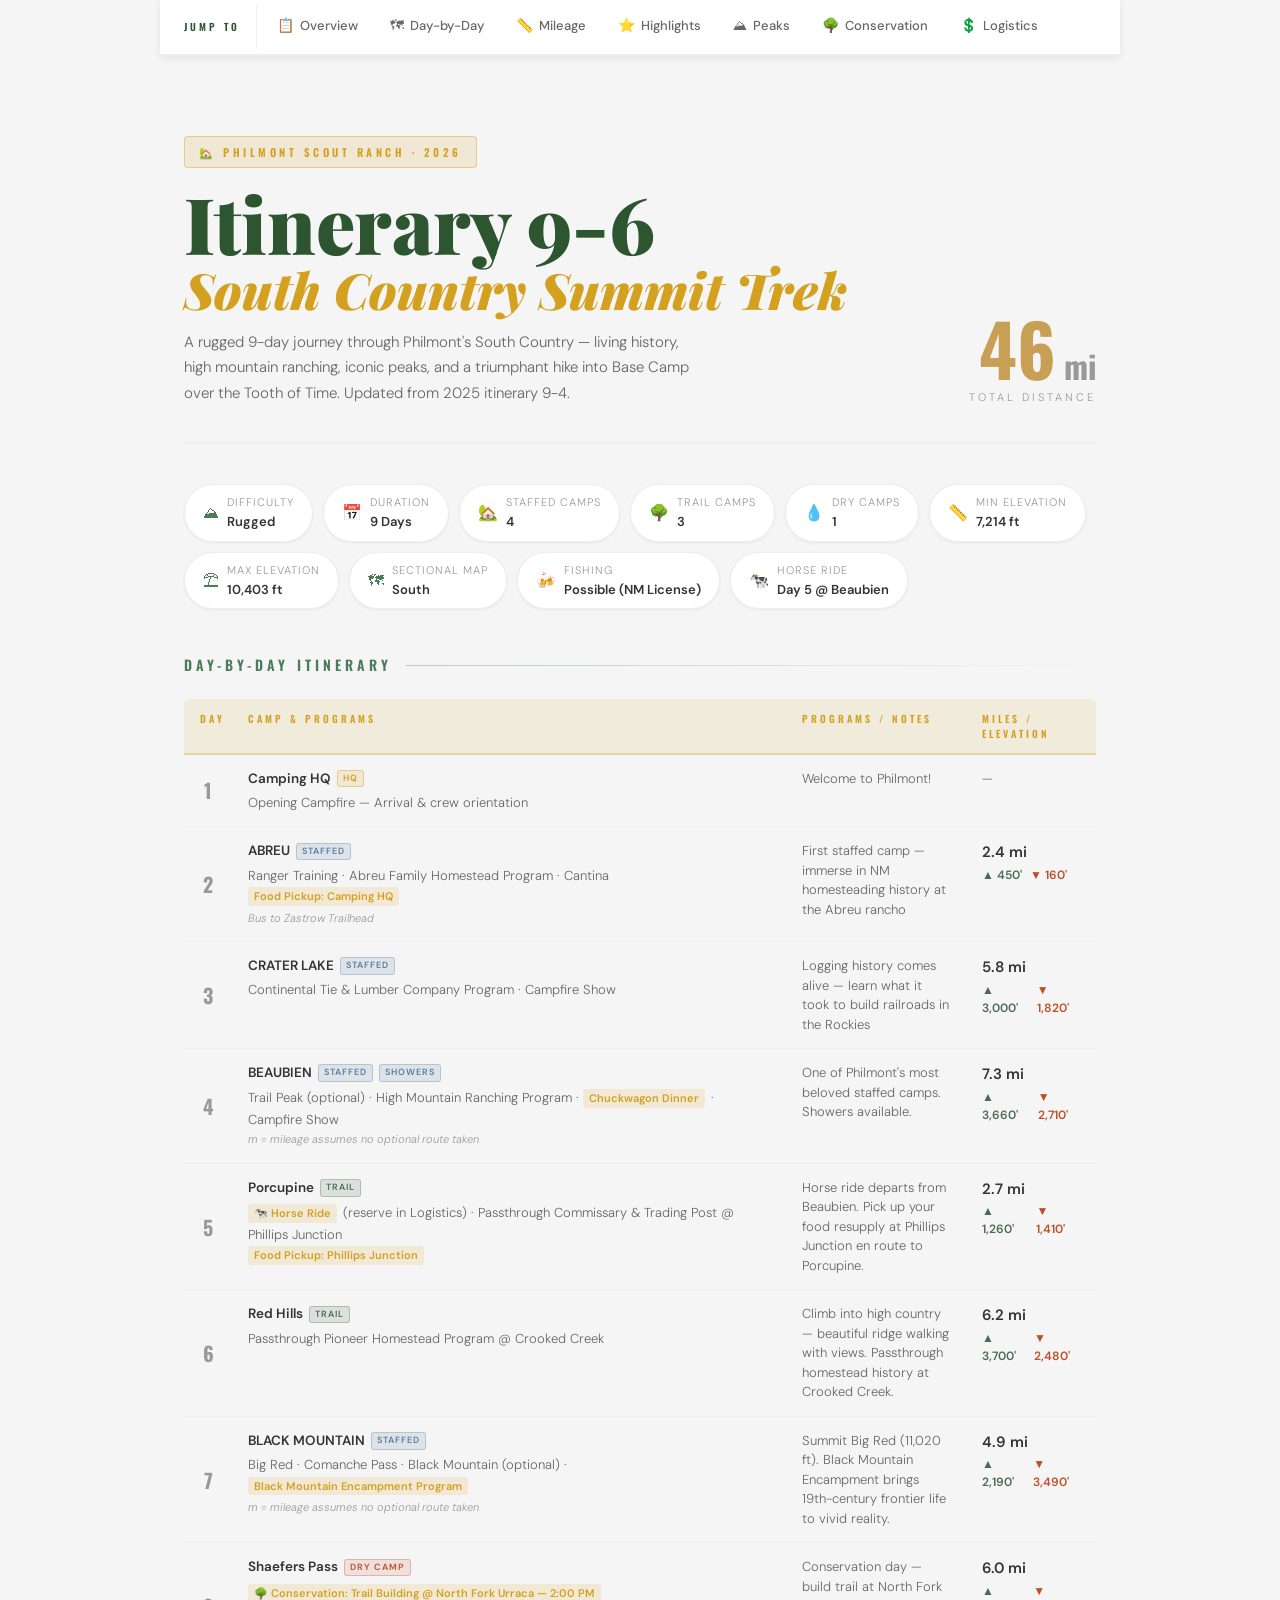
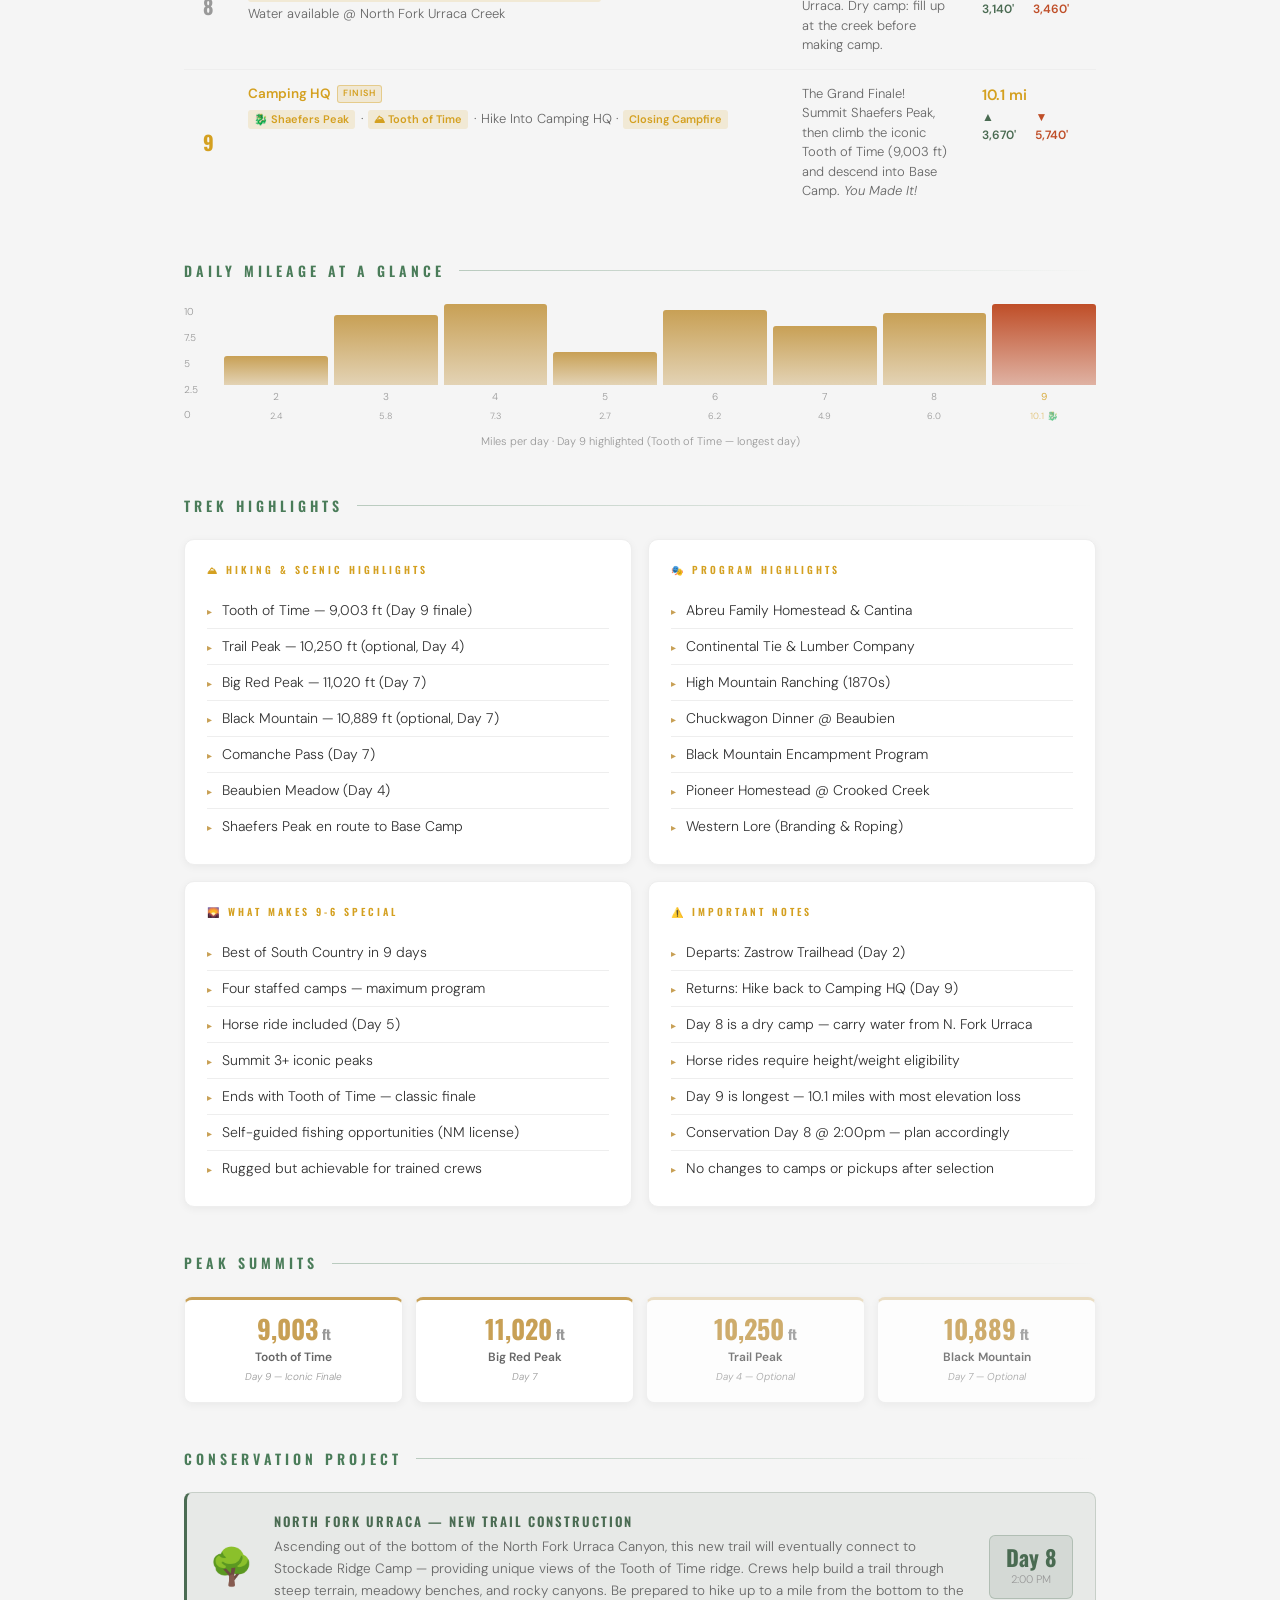
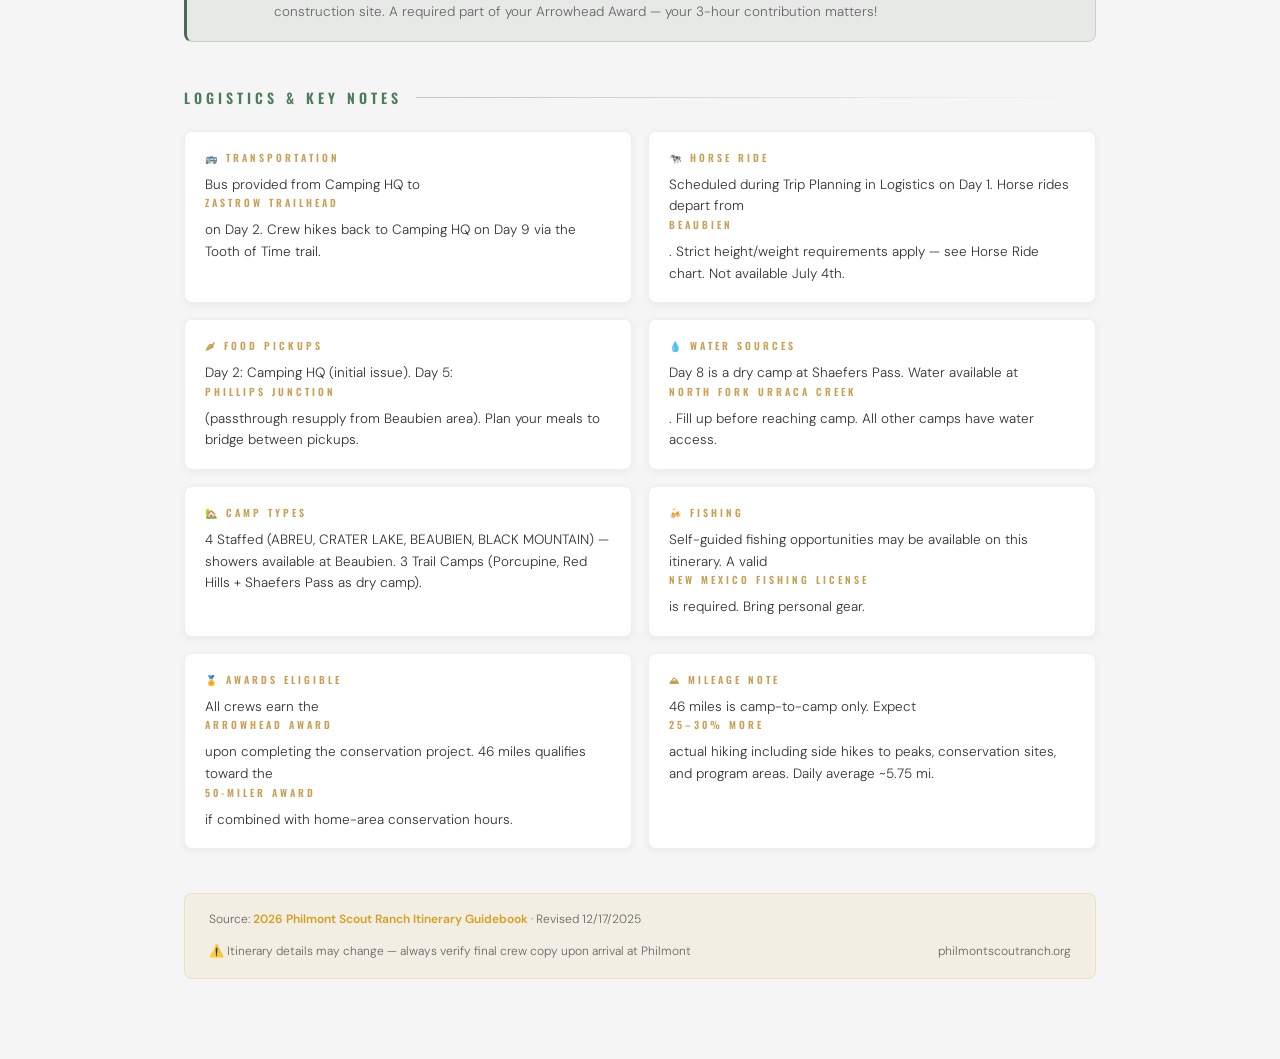
<file: philmontitinerary.html>
<!DOCTYPE html>
<html lang="en">
<head>
<meta charset="UTF-8">
<meta name="viewport" content="width=device-width, initial-scale=1.0">
<title>Philmont 2026 · Itinerary 9-6</title>
<link href="https://fonts.googleapis.com/css2?family=Playfair+Display:ital,wght@0,700;0,900;1,700&family=DM+Sans:wght@300;400;500;600&family=Oswald:wght@400;600;700&display=swap" rel="stylesheet">
<style>
:root {
  --primary:    #2c5530;
  --primary-lt:  #4a7c59;
  --accent:     #C8A055;
  --gold:       #D4A020;
  --bg:         #ffffff;
  --bg-alt:     #f5f5f5;
  --text:       #333;
  --text-lt:    #666;
  --text-faint:  #999;
  --border:     #e0e0e0;
  --border-lt:   #eee;
  --sage:       #4A6B52;
  --ember:      #BF4E28;
  --sky:        #5A7E9E;
  --card-bg:    #f0f7f2;
  --mist:       rgba(44,85,48,0.07);
}
* { box-sizing: border-box; margin: 0; padding: 0; }

html { scroll-behavior: smooth; }

body {
  background: var(--bg-alt);
  color: var(--text);
  font-family: 'DM Sans', sans-serif;
  font-weight: 300;
  line-height: 1.65;
}

.page { max-width: 960px; margin: 0 auto; padding: 0 24px 80px; }

/* ── QUICK LINKS NAV ── */
.quick-links {
  position: sticky;
  top: 0;
  z-index: 100;
  background: var(--bg);
  border-bottom: 2px solid var(--border-lt);
  padding: 0;
  margin: 0 -24px 40px;
  display: flex;
  align-items: center;
  overflow-x: auto;
  scrollbar-width: none;
  box-shadow: 0 2px 8px rgba(0,0,0,0.08);
}
.quick-links::-webkit-scrollbar { display: none; }
.ql-inner {
  display: flex;
  align-items: center;
  gap: 0;
  padding: 0 24px;
  flex-shrink: 0;
}
.ql-label {
  font-family: 'Oswald', sans-serif;
  font-size: 10px;
  letter-spacing: 3px;
  text-transform: uppercase;
  color: var(--primary);
  padding: 14px 16px 14px 0;
  border-right: 1px solid var(--border-lt);
  margin-right: 4px;
  white-space: nowrap;
  flex-shrink: 0;
  font-weight: 600;
}
.ql-link {
  display: flex;
  align-items: center;
  gap: 6px;
  padding: 14px 16px;
  font-size: 13px;
  color: var(--text-lt);
  text-decoration: none;
  white-space: nowrap;
  border-bottom: 3px solid transparent;
  transition: color .2s, border-color .2s, background .2s;
  flex-shrink: 0;
  font-weight: 500;
}
.ql-link:hover {
  color: var(--primary);
  border-bottom-color: var(--primary-lt);
  background: var(--mist);
}
.ql-link .ql-icon { font-size: 14px; }

/* ── HERO ── */
.hero {
  padding: 40px 0 0;
  display: grid;
  grid-template-columns: 1fr auto;
  gap: 24px;
  align-items: end;
  border-bottom: 2px solid var(--border-lt);
  padding-bottom: 36px;
  margin-bottom: 40px;
  scroll-margin-top: 56px;
}
.hero-badge {
  display: inline-flex;
  align-items: center;
  gap: 8px;
  background: rgba(212,160,32,0.15);
  border: 1px solid rgba(212,160,32,0.4);
  border-radius: 4px;
  padding: 6px 14px;
  margin-bottom: 18px;
}
.hero-badge span {
  font-family: 'Oswald', sans-serif;
  font-size: 11px;
  letter-spacing: 3.5px;
  text-transform: uppercase;
  color: var(--gold);
  font-weight: 600;
}
.hero h1 {
  font-family: 'Playfair Display', serif;
  font-size: clamp(46px, 7vw, 78px);
  font-weight: 900;
  line-height: .95;
  color: var(--primary);
}
.hero h1 em {
  color: var(--gold);
  font-style: italic;
  display: block;
  font-size: clamp(28px, 4.5vw, 50px);
  margin-top: 6px;
}
.hero-sub {
  margin-top: 16px;
  font-size: 15px;
  color: var(--text-lt);
  max-width: 520px;
  line-height: 1.7;
}
.hero-right { text-align: right; }
.hero-stat-big {
  font-family: 'Oswald', sans-serif;
  font-size: 72px;
  font-weight: 700;
  line-height: 1;
  color: var(--accent);
}
.hero-stat-big span { font-size: 32px; color: var(--text-faint); }
.hero-stat-label {
  font-size: 11px;
  letter-spacing: 3px;
  text-transform: uppercase;
  color: var(--text-faint);
  margin-top: 4px;
}

/* ── PILL STATS ROW ── */
.stats-row {
  display: flex;
  flex-wrap: wrap;
  gap: 10px;
  margin-bottom: 44px;
}
.stat-pill {
  display: flex;
  align-items: center;
  gap: 8px;
  background: var(--bg);
  border: 1px solid var(--border-lt);
  border-radius: 100px;
  padding: 8px 18px;
  font-size: 13px;
  box-shadow: 0 1px 3px rgba(0,0,0,0.06);
}
.stat-pill .icon { font-size: 16px; color: var(--primary-lt); }
.stat-pill .label { color: var(--text-faint); font-size: 11px; letter-spacing: 1px; text-transform: uppercase; }
.stat-pill .val { font-weight: 600; color: var(--text); }

/* ── SECTION HEADERS ── */
.section-head {
  display: flex;
  align-items: center;
  gap: 14px;
  margin-bottom: 22px;
  scroll-margin-top: 56px;
}
.section-head h2 {
  font-family: 'Oswald', sans-serif;
  font-size: 14px;
  letter-spacing: 4px;
  text-transform: uppercase;
  color: var(--primary-lt);
  font-weight: 600;
}
.section-head::after {
  content: '';
  flex: 1;
  height: 1px;
  background: linear-gradient(90deg, rgba(74,124,89,0.35), transparent);
}

/* ── DAY TABLE ── */
.day-grid { margin-bottom: 44px; }
.day-row {
  display: grid;
  grid-template-columns: 48px 1fr 180px 130px;
  gap: 0;
  border-bottom: 1px solid var(--border-lt);
  transition: background .15s;
}
.day-row:hover { background: var(--mist); }
.day-row.header {
  background: rgba(212,160,32,0.12);
  border-bottom: 2px solid rgba(212,160,32,0.3);
  border-radius: 6px 6px 0 0;
}
.day-row.header .cell {
  font-family: 'Oswald', sans-serif;
  font-size: 10px;
  letter-spacing: 3px;
  text-transform: uppercase;
  color: var(--gold);
  padding: 12px 16px;
  font-weight: 600;
}
.cell {
  padding: 14px 16px;
  font-size: 13.5px;
  line-height: 1.5;
  color: var(--text);
}
.day-num {
  font-family: 'Oswald', sans-serif;
  font-weight: 700;
  font-size: 20px;
  color: var(--text-faint);
  display: flex;
  align-items: center;
  justify-content: center;
}
.camp-name {
  font-weight: 600;
  color: var(--text);
  display: flex;
  align-items: center;
  gap: 6px;
}
.camp-badge {
  font-size: 9px;
  background: rgba(90,126,158,0.15);
  border: 1px solid rgba(90,126,158,0.3);
  border-radius: 3px;
  padding: 1px 5px;
  color: var(--sky);
  letter-spacing: 1px;
  text-transform: uppercase;
  font-family: 'DM Sans', sans-serif;
  font-weight: 600;
}
.camp-badge.trail { background: rgba(74,107,82,0.15); border-color: rgba(74,107,82,0.3); color: var(--sage); }
.camp-badge.dry   { background: rgba(191,78,40,0.12); border-color: rgba(191,78,40,0.3); color: var(--ember); }
.camp-badge.hq    { background: rgba(212,160,32,0.15); border-color: rgba(212,160,32,0.4); color: var(--gold); font-weight: 600; }
.program-text { color: var(--text-lt); font-size: 13px; }
.program-text .special {
  display: inline-block;
  background: rgba(212,160,32,0.15);
  border-radius: 3px;
  padding: 1px 6px;
  font-size: 11px;
  color: var(--gold);
  margin: 2px 2px 2px 0;
  font-weight: 600;
}
.miles-cell { color: var(--text-lt); font-size: 13px; }
.miles-num { font-weight: 600; color: var(--text); font-size: 15px; }
.elev-row { display: flex; gap: 8px; font-size: 12px; margin-top: 2px; }
.gain { color: var(--sage); font-weight: 600; }
.loss { color: var(--ember); font-weight: 600; }

/* ── ELEVATION BAR CHART ── */
.elev-chart { margin-bottom: 44px; }
.elev-bars {
  display: flex;
  align-items: flex-end;
  gap: 6px;
  height: 120px;
  padding: 0 0 0 40px;
  position: relative;
}
.elev-y {
  position: absolute;
  left: 0; top: 0; bottom: 0;
  display: flex; flex-direction: column; justify-content: space-between;
}
.elev-y span { font-size: 10px; color: var(--text-faint); }
.elev-bar-wrap {
  flex: 1;
  display: flex;
  flex-direction: column;
  align-items: center;
  justify-content: flex-end;
  gap: 4px;
  height: 100%;
}
.elev-bar {
  width: 100%;
  border-radius: 3px 3px 0 0;
  background: linear-gradient(180deg, var(--accent), rgba(200,160,85,0.4));
  transition: opacity .15s;
}
.elev-bar.special { background: linear-gradient(180deg, var(--ember), rgba(191,78,40,0.4)); }
.elev-bar:hover { opacity: .8; }
.elev-bar-day { font-size: 10px; color: var(--text-faint); }
.elev-bar-mi  { font-size: 9px; color: var(--text-faint); }

/* ── HIGHLIGHTS GRID ── */
.highlights-grid {
  display: grid;
  grid-template-columns: 1fr 1fr;
  gap: 16px;
  margin-bottom: 44px;
}
.highlight-card {
  background: var(--bg);
  border: 1px solid var(--border-lt);
  border-radius: 10px;
  padding: 22px 22px 20px;
  box-shadow: 0 2px 8px rgba(0,0,0,0.05);
}
.highlight-card .hc-label {
  font-family: 'Oswald', sans-serif;
  font-size: 10px;
  letter-spacing: 3px;
  text-transform: uppercase;
  color: var(--gold);
  margin-bottom: 14px;
  font-weight: 600;
}
.highlight-card ul { list-style: none; padding: 0; }
.highlight-card ul li {
  display: flex;
  align-items: baseline;
  gap: 10px;
  font-size: 14px;
  color: var(--text);
  padding: 6px 0;
  border-bottom: 1px solid var(--border-lt);
}
.highlight-card ul li:last-child { border-bottom: none; }
.highlight-card ul li::before {
  content: '▸';
  color: var(--accent);
  font-size: 10px;
  flex-shrink: 0;
}

/* ── PEAKS GRID ── */
.peaks-grid {
  display: grid;
  grid-template-columns: repeat(4, 1fr);
  gap: 12px;
  margin-bottom: 44px;
}
.peak-card {
  background: var(--bg);
  border: 1px solid var(--border-lt);
  border-top: 3px solid var(--accent);
  border-radius: 8px;
  padding: 16px 14px;
  text-align: center;
  box-shadow: 0 2px 8px rgba(0,0,0,0.05);
}
.peak-card.optional { border-top-color: rgba(200,160,85,0.4); opacity: .85; }
.peak-elev { font-family: 'Oswald', sans-serif; font-size: 26px; color: var(--accent); line-height: 1; font-weight: 700; }
.peak-elev small { font-size: 14px; color: var(--text-faint); }
.peak-name { font-size: 12px; color: var(--text-lt); margin-top: 6px; font-weight: 600; }
.peak-opt  { font-size: 10px; color: var(--text-faint); margin-top: 2px; font-style: italic; }

/* ── CONSERVATION ── */
.conservation-band {
  background: rgba(74,107,82,0.08);
  border: 1px solid rgba(74,107,82,0.2);
  border-left: 3px solid var(--sage);
  border-radius: 8px;
  padding: 18px 22px;
  margin-bottom: 44px;
  display: grid;
  grid-template-columns: auto 1fr auto;
  gap: 20px;
  align-items: center;
}
.cons-icon { font-size: 36px; }
.cons-title {
  font-family: 'Oswald', sans-serif;
  font-size: 13px;
  letter-spacing: 2px;
  text-transform: uppercase;
  color: var(--sage);
  margin-bottom: 4px;
  font-weight: 600;
}
.cons-desc { font-size: 13.5px; color: var(--text-lt); line-height: 1.6; }
.cons-badge {
  background: rgba(74,107,82,0.12);
  border: 1px solid rgba(74,107,82,0.25);
  border-radius: 6px;
  padding: 10px 16px;
  text-align: center;
}
.cons-badge .cb-day { font-family: 'Oswald', sans-serif; font-size: 22px; color: var(--sage); line-height: 1; font-weight: 700; }
.cons-badge .cb-time { font-size: 11px; color: var(--text-faint); margin-top: 2px; }

/* ── NOTES GRID ── */
.notes-grid {
  display: grid;
  grid-template-columns: 1fr 1fr;
  gap: 16px;
  margin-bottom: 44px;
}
.note-card {
  background: var(--bg);
  border: 1px solid var(--border-lt);
  border-radius: 8px;
  padding: 18px 20px;
  font-size: 13.5px;
  color: var(--text);
  line-height: 1.6;
  box-shadow: 0 2px 8px rgba(0,0,0,0.05);
}
.note-card strong {
  display: block;
  font-family: 'Oswald', sans-serif;
  font-size: 10px;
  letter-spacing: 3px;
  text-transform: uppercase;
  color: var(--accent);
  margin-bottom: 8px;
  font-weight: 600;
}

/* ── FOOTER ── */
.footer-ribbon {
  background: rgba(212,160,32,0.08);
  border: 1px solid rgba(212,160,32,0.2);
  border-radius: 8px;
  padding: 16px 24px;
  display: flex;
  justify-content: space-between;
  align-items: center;
  flex-wrap: wrap;
  gap: 12px;
  font-size: 12px;
  color: var(--text-lt);
}
.footer-ribbon strong { color: var(--gold); font-weight: 600; }

@media (max-width: 700px) {
  .hero { grid-template-columns: 1fr; }
  .hero-right { text-align: left; }
  .highlights-grid { grid-template-columns: 1fr; }
  .day-row { grid-template-columns: 40px 1fr; }
  .day-row .cell:nth-child(3), .day-row .cell:nth-child(4) { display: none; }
  .peaks-grid { grid-template-columns: 1fr 1fr; }
  .notes-grid { grid-template-columns: 1fr; }
}
</style>
</head>
<body>
<div class="page">

  <!-- QUICK LINKS NAV -->
  <nav class="quick-links" aria-label="Page sections">
    <div class="ql-inner">
      <div class="ql-label">Jump to</div>
      <a class="ql-link" href="#section-overview"><span class="ql-icon">&#128203;</span> Overview</a>
      <a class="ql-link" href="#section-itinerary"><span class="ql-icon">&#128506;</span> Day-by-Day</a>
      <a class="ql-link" href="#section-mileage"><span class="ql-icon">&#128207;</span> Mileage</a>
      <a class="ql-link" href="#section-highlights"><span class="ql-icon">&#11088;</span> Highlights</a>
      <a class="ql-link" href="#section-peaks"><span class="ql-icon">&#9968;</span> Peaks</a>
      <a class="ql-link" href="#section-conservation"><span class="ql-icon">&#127795;</span> Conservation</a>
      <a class="ql-link" href="#section-logistics"><span class="ql-icon">&#128178;</span> Logistics</a>
    </div>
  </nav>

  <!-- HERO -->
  <header id="section-overview" class="hero">
    <div class="hero-left">
      <div class="hero-badge"><span>&#127969; Philmont Scout Ranch &middot; 2026</span></div>
      <h1>Itinerary 9-6<em>South Country Summit Trek</em></h1>
      <p class="hero-sub">A rugged 9-day journey through Philmont's South Country &mdash; living history, high mountain ranching, iconic peaks, and a triumphant hike into Base Camp over the Tooth of Time. Updated from 2025 itinerary 9-4.</p>
    </div>
    <div class="hero-right">
      <div class="hero-stat-big">46<span> mi</span></div>
      <div class="hero-stat-label">Total Distance</div>
    </div>
  </header>

  <!-- STATS PILLS -->
  <div class="stats-row">
    <div class="stat-pill"><span class="icon">&#9968;</span><div><div class="label">Difficulty</div><div class="val">Rugged</div></div></div>
    <div class="stat-pill"><span class="icon">&#128197;</span><div><div class="label">Duration</div><div class="val">9 Days</div></div></div>
    <div class="stat-pill"><span class="icon">&#127969;</span><div><div class="label">Staffed Camps</div><div class="val">4</div></div></div>
    <div class="stat-pill"><span class="icon">&#127795;</span><div><div class="label">Trail Camps</div><div class="val">3</div></div></div>
    <div class="stat-pill"><span class="icon">&#128167;</span><div><div class="label">Dry Camps</div><div class="val">1</div></div></div>
    <div class="stat-pill"><span class="icon">&#128207;</span><div><div class="label">Min Elevation</div><div class="val">7,214 ft</div></div></div>
    <div class="stat-pill"><span class="icon">&#9969;</span><div><div class="label">Max Elevation</div><div class="val">10,403 ft</div></div></div>
    <div class="stat-pill"><span class="icon">&#128506;</span><div><div class="label">Sectional Map</div><div class="val">South</div></div></div>
    <div class="stat-pill"><span class="icon">&#127867;</span><div><div class="label">Fishing</div><div class="val">Possible (NM License)</div></div></div>
    <div class="stat-pill"><span class="icon">&#128004;</span><div><div class="label">Horse Ride</div><div class="val">Day 5 @ Beaubien</div></div></div>
  </div>

  <!-- DAY-BY-DAY ITINERARY -->
  <div id="section-itinerary" class="section-head"><h2>Day-by-Day Itinerary</h2></div>
  <div class="day-grid">
    <div class="day-row header">
      <div class="cell">Day</div>
      <div class="cell">Camp & Programs</div>
      <div class="cell">Programs / Notes</div>
      <div class="cell">Miles / Elevation</div>
    </div>
    <div class="day-row">
      <div class="cell day-num">1</div>
      <div class="cell">
        <div class="camp-name">Camping HQ <span class="camp-badge hq">HQ</span></div>
        <div class="program-text" style="margin-top:4px">Opening Campfire &mdash; Arrival &amp; crew orientation</div>
      </div>
      <div class="cell program-text">Welcome to Philmont!</div>
      <div class="cell miles-cell">&mdash;</div>
    </div>
    <div class="day-row">
      <div class="cell day-num">2</div>
      <div class="cell">
        <div class="camp-name">ABREU <span class="camp-badge">Staffed</span></div>
        <div class="program-text" style="margin-top:4px">Ranger Training &middot; Abreu Family Homestead Program &middot; Cantina<br><span class="special">Food Pickup: Camping HQ</span><br><em style="font-size:11px;color:var(--text-faint)">Bus to Zastrow Trailhead</em></div>
      </div>
      <div class="cell program-text">First staffed camp &mdash; immerse in NM homesteading history at the Abreu rancho</div>
      <div class="cell miles-cell"><div class="miles-num">2.4 mi</div><div class="elev-row"><span class="gain">&#9650; 450'</span><span class="loss">&#9660; 160'</span></div></div>
    </div>
    <div class="day-row">
      <div class="cell day-num">3</div>
      <div class="cell">
        <div class="camp-name">CRATER LAKE <span class="camp-badge">Staffed</span></div>
        <div class="program-text" style="margin-top:4px">Continental Tie &amp; Lumber Company Program &middot; Campfire Show</div>
      </div>
      <div class="cell program-text">Logging history comes alive &mdash; learn what it took to build railroads in the Rockies</div>
      <div class="cell miles-cell"><div class="miles-num">5.8 mi</div><div class="elev-row"><span class="gain">&#9650; 3,000'</span><span class="loss">&#9660; 1,820'</span></div></div>
    </div>
    <div class="day-row">
      <div class="cell day-num">4</div>
      <div class="cell">
        <div class="camp-name">BEAUBIEN <span class="camp-badge">Staffed</span> <span class="camp-badge" style="background:rgba(90,126,158,0.15);color:var(--sky);border-color:rgba(90,126,158,0.3)">Showers</span></div>
        <div class="program-text" style="margin-top:4px">Trail Peak (optional) &middot; High Mountain Ranching Program &middot; <span class="special">Chuckwagon Dinner</span> &middot; Campfire Show<br><em style="font-size:11px;color:var(--text-faint)">m = mileage assumes no optional route taken</em></div>
      </div>
      <div class="cell program-text">One of Philmont's most beloved staffed camps. Showers available.</div>
      <div class="cell miles-cell"><div class="miles-num">7.3 mi</div><div class="elev-row"><span class="gain">&#9650; 3,660'</span><span class="loss">&#9660; 2,710'</span></div></div>
    </div>
    <div class="day-row">
      <div class="cell day-num">5</div>
      <div class="cell">
        <div class="camp-name">Porcupine <span class="camp-badge trail">Trail</span></div>
        <div class="program-text" style="margin-top:4px"><span class="special">&#128004; Horse Ride</span> (reserve in Logistics) &middot; Passthrough Commissary &amp; Trading Post @ Phillips Junction<br><span class="special">Food Pickup: Phillips Junction</span></div>
      </div>
      <div class="cell program-text">Horse ride departs from Beaubien. Pick up your food resupply at Phillips Junction en route to Porcupine.</div>
      <div class="cell miles-cell"><div class="miles-num">2.7 mi</div><div class="elev-row"><span class="gain">&#9650; 1,260'</span><span class="loss">&#9660; 1,410'</span></div></div>
    </div>
    <div class="day-row">
      <div class="cell day-num">6</div>
      <div class="cell">
        <div class="camp-name">Red Hills <span class="camp-badge trail">Trail</span></div>
        <div class="program-text" style="margin-top:4px">Passthrough Pioneer Homestead Program @ Crooked Creek</div>
      </div>
      <div class="cell program-text">Climb into high country &mdash; beautiful ridge walking with views. Passthrough homestead history at Crooked Creek.</div>
      <div class="cell miles-cell"><div class="miles-num">6.2 mi</div><div class="elev-row"><span class="gain">&#9650; 3,700'</span><span class="loss">&#9660; 2,480'</span></div></div>
    </div>
    <div class="day-row">
      <div class="cell day-num">7</div>
      <div class="cell">
        <div class="camp-name">BLACK MOUNTAIN <span class="camp-badge">Staffed</span></div>
        <div class="program-text" style="margin-top:4px">Big Red &middot; Comanche Pass &middot; Black Mountain (optional) &middot; <span class="special">Black Mountain Encampment Program</span><br><em style="font-size:11px;color:var(--text-faint)">m = mileage assumes no optional route taken</em></div>
      </div>
      <div class="cell program-text">Summit Big Red (11,020 ft). Black Mountain Encampment brings 19th-century frontier life to vivid reality.</div>
      <div class="cell miles-cell"><div class="miles-num">4.9 mi</div><div class="elev-row"><span class="gain">&#9650; 2,190'</span><span class="loss">&#9660; 3,490'</span></div></div>
    </div>
    <div class="day-row">
      <div class="cell day-num">8</div>
      <div class="cell">
        <div class="camp-name">Shaefers Pass <span class="camp-badge dry">Dry Camp</span></div>
        <div class="program-text" style="margin-top:4px"><span class="special">&#127795; Conservation: Trail Building @ North Fork Urraca &mdash; 2:00 PM</span><br>Water available @ North Fork Urraca Creek</div>
      </div>
      <div class="cell program-text">Conservation day &mdash; build trail at North Fork Urraca. Dry camp: fill up at the creek before making camp.</div>
      <div class="cell miles-cell"><div class="miles-num">6.0 mi</div><div class="elev-row"><span class="gain">&#9650; 3,140'</span><span class="loss">&#9660; 3,460'</span></div></div>
    </div>
    <div class="day-row" style="border-bottom:none;">
      <div class="cell day-num" style="color:var(--gold)">9</div>
      <div class="cell">
        <div class="camp-name" style="color:var(--gold)">Camping HQ <span class="camp-badge hq">Finish</span></div>
        <div class="program-text" style="margin-top:4px"><span class="special">&#128009; Shaefers Peak</span> &middot; <span class="special">&#9968; Tooth of Time</span> &middot; Hike Into Camping HQ &middot; <span class="special">Closing Campfire</span></div>
      </div>
      <div class="cell program-text">The Grand Finale! Summit Shaefers Peak, then climb the iconic Tooth of Time (9,003 ft) and descend into Base Camp. <em>You Made It!</em></div>
      <div class="cell miles-cell"><div class="miles-num" style="color:var(--gold)">10.1 mi</div><div class="elev-row"><span class="gain">&#9650; 3,670'</span><span class="loss">&#9660; 5,740'</span></div></div>
    </div>
  </div>

  <!-- DAILY MILEAGE -->
  <div id="section-mileage" class="section-head"><h2>Daily Mileage at a Glance</h2></div>
  <div class="elev-chart">
    <div class="elev-bars">
      <div class="elev-y">
        <span>10</span><span>7.5</span><span>5</span><span>2.5</span><span>0</span>
      </div>
      <div class="elev-bar-wrap"><div class="elev-bar" style="height:24%"></div><div class="elev-bar-day">2</div><div class="elev-bar-mi">2.4</div></div>
      <div class="elev-bar-wrap"><div class="elev-bar" style="height:58%"></div><div class="elev-bar-day">3</div><div class="elev-bar-mi">5.8</div></div>
      <div class="elev-bar-wrap"><div class="elev-bar" style="height:73%"></div><div class="elev-bar-day">4</div><div class="elev-bar-mi">7.3</div></div>
      <div class="elev-bar-wrap"><div class="elev-bar" style="height:27%"></div><div class="elev-bar-day">5</div><div class="elev-bar-mi">2.7</div></div>
      <div class="elev-bar-wrap"><div class="elev-bar" style="height:62%"></div><div class="elev-bar-day">6</div><div class="elev-bar-mi">6.2</div></div>
      <div class="elev-bar-wrap"><div class="elev-bar" style="height:49%"></div><div class="elev-bar-day">7</div><div class="elev-bar-mi">4.9</div></div>
      <div class="elev-bar-wrap"><div class="elev-bar" style="height:60%"></div><div class="elev-bar-day">8</div><div class="elev-bar-mi">6.0</div></div>
      <div class="elev-bar-wrap"><div class="elev-bar special" style="height:100%"></div><div class="elev-bar-day" style="color:var(--gold)">9</div><div class="elev-bar-mi" style="color:rgba(212,160,32,0.6)">10.1 &#128009;</div></div>
    </div>
    <div style="text-align:center;font-size:11px;color:var(--text-faint);margin-top:8px;">Miles per day &middot; Day 9 highlighted (Tooth of Time &mdash; longest day)</div>
  </div>

  <!-- TREK HIGHLIGHTS -->
  <div id="section-highlights" class="section-head"><h2>Trek Highlights</h2></div>
  <div class="highlights-grid">
    <div class="highlight-card">
      <div class="hc-label">&#9968; Hiking &amp; Scenic Highlights</div>
      <ul>
        <li>Tooth of Time &mdash; 9,003 ft (Day 9 finale)</li>
        <li>Trail Peak &mdash; 10,250 ft (optional, Day 4)</li>
        <li>Big Red Peak &mdash; 11,020 ft (Day 7)</li>
        <li>Black Mountain &mdash; 10,889 ft (optional, Day 7)</li>
        <li>Comanche Pass (Day 7)</li>
        <li>Beaubien Meadow (Day 4)</li>
        <li>Shaefers Peak en route to Base Camp</li>
      </ul>
    </div>
    <div class="highlight-card">
      <div class="hc-label">&#127917; Program Highlights</div>
      <ul>
        <li>Abreu Family Homestead &amp; Cantina</li>
        <li>Continental Tie &amp; Lumber Company</li>
        <li>High Mountain Ranching (1870s)</li>
        <li>Chuckwagon Dinner @ Beaubien</li>
        <li>Black Mountain Encampment Program</li>
        <li>Pioneer Homestead @ Crooked Creek</li>
        <li>Western Lore (Branding &amp; Roping)</li>
      </ul>
    </div>
    <div class="highlight-card">
      <div class="hc-label">&#127748; What Makes 9-6 Special</div>
      <ul>
        <li>Best of South Country in 9 days</li>
        <li>Four staffed camps &mdash; maximum program</li>
        <li>Horse ride included (Day 5)</li>
        <li>Summit 3+ iconic peaks</li>
        <li>Ends with Tooth of Time &mdash; classic finale</li>
        <li>Self-guided fishing opportunities (NM license)</li>
        <li>Rugged but achievable for trained crews</li>
      </ul>
    </div>
    <div class="highlight-card">
      <div class="hc-label">&#9888;&#65039; Important Notes</div>
      <ul>
        <li>Departs: Zastrow Trailhead (Day 2)</li>
        <li>Returns: Hike back to Camping HQ (Day 9)</li>
        <li>Day 8 is a dry camp &mdash; carry water from N. Fork Urraca</li>
        <li>Horse rides require height/weight eligibility</li>
        <li>Day 9 is longest &mdash; 10.1 miles with most elevation loss</li>
        <li>Conservation Day 8 @ 2:00pm &mdash; plan accordingly</li>
        <li>No changes to camps or pickups after selection</li>
      </ul>
    </div>
  </div>

  <!-- PEAKS -->
  <div id="section-peaks" class="section-head"><h2>Peak Summits</h2></div>
  <div class="peaks-grid">
    <div class="peak-card">
      <div class="peak-elev">9,003<small> ft</small></div>
      <div class="peak-name">Tooth of Time</div>
      <div class="peak-opt">Day 9 &mdash; Iconic Finale</div>
    </div>
    <div class="peak-card">
      <div class="peak-elev">11,020<small> ft</small></div>
      <div class="peak-name">Big Red Peak</div>
      <div class="peak-opt">Day 7</div>
    </div>
    <div class="peak-card optional">
      <div class="peak-elev">10,250<small> ft</small></div>
      <div class="peak-name">Trail Peak</div>
      <div class="peak-opt">Day 4 &mdash; Optional</div>
    </div>
    <div class="peak-card optional">
      <div class="peak-elev">10,889<small> ft</small></div>
      <div class="peak-name">Black Mountain</div>
      <div class="peak-opt">Day 7 &mdash; Optional</div>
    </div>
  </div>

  <!-- CONSERVATION -->
  <div id="section-conservation" class="section-head"><h2>Conservation Project</h2></div>
  <div class="conservation-band">
    <div class="cons-icon">&#127795;</div>
    <div>
      <div class="cons-title">North Fork Urraca &mdash; New Trail Construction</div>
      <div class="cons-desc">Ascending out of the bottom of the North Fork Urraca Canyon, this new trail will eventually connect to Stockade Ridge Camp &mdash; providing unique views of the Tooth of Time ridge. Crews help build a trail through steep terrain, meadowy benches, and rocky canyons. Be prepared to hike up to a mile from the bottom to the construction site. A required part of your Arrowhead Award &mdash; your 3-hour contribution matters!</div>
    </div>
    <div class="cons-badge">
      <div class="cb-day">Day 8</div>
      <div class="cb-time">2:00 PM</div>
    </div>
  </div>

  <!-- LOGISTICS -->
  <div id="section-logistics" class="section-head"><h2>Logistics &amp; Key Notes</h2></div>
  <div class="notes-grid">
    <div class="note-card"><strong>&#128652; Transportation</strong>Bus provided from Camping HQ to <strong>Zastrow Trailhead</strong> on Day 2. Crew hikes back to Camping HQ on Day 9 via the Tooth of Time trail.</div>
    <div class="note-card"><strong>&#128004; Horse Ride</strong>Scheduled during Trip Planning in Logistics on Day 1. Horse rides depart from <strong>Beaubien</strong>. Strict height/weight requirements apply &mdash; see Horse Ride chart. Not available July 4th.</div>
    <div class="note-card"><strong>&#127798; Food Pickups</strong>Day 2: Camping HQ (initial issue). Day 5: <strong>Phillips Junction</strong> (passthrough resupply from Beaubien area). Plan your meals to bridge between pickups.</div>
    <div class="note-card"><strong>&#128167; Water Sources</strong>Day 8 is a dry camp at Shaefers Pass. Water available at <strong>North Fork Urraca Creek</strong>. Fill up before reaching camp. All other camps have water access.</div>
    <div class="note-card"><strong>&#127969; Camp Types</strong>4 Staffed (ABREU, CRATER LAKE, BEAUBIEN, BLACK MOUNTAIN) &mdash; showers available at Beaubien. 3 Trail Camps (Porcupine, Red Hills + Shaefers Pass as dry camp).</div>
    <div class="note-card"><strong>&#127867; Fishing</strong>Self-guided fishing opportunities may be available on this itinerary. A valid <strong>New Mexico Fishing License</strong> is required. Bring personal gear.</div>
    <div class="note-card"><strong>&#127941; Awards Eligible</strong>All crews earn the <strong>Arrowhead Award</strong> upon completing the conservation project. 46 miles qualifies toward the <strong>50-Miler Award</strong> if combined with home-area conservation hours.</div>
    <div class="note-card"><strong>&#9968; Mileage Note</strong>46 miles is camp-to-camp only. Expect <strong>25&ndash;30% more</strong> actual hiking including side hikes to peaks, conservation sites, and program areas. Daily average ~5.75 mi.</div>
  </div>

  <!-- FOOTER -->
  <div class="footer-ribbon">
    <div>Source: <strong>2026 Philmont Scout Ranch Itinerary Guidebook</strong> &middot; Revised 12/17/2025</div>
    <div>&#9888;&#65039; Itinerary details may change &mdash; always verify final crew copy upon arrival at Philmont</div>
    <div>philmontscoutranch.org</div>
  </div>

</div>

<script>
document.addEventListener('DOMContentLoaded', function() {
  document.querySelectorAll('.ql-link').forEach(function(link) {
    link.addEventListener('click', function(e) {
      var href = this.getAttribute('href');
      if (href && href.charAt(0) === '#') {
        e.preventDefault();
        var targetId = href.substring(1);
        var target = document.getElementById(targetId);
        if (target) {
          target.scrollIntoView({ behavior: 'smooth' });
        }
      }
    });
  });
});
</script>

</body>
</html>
</file>
